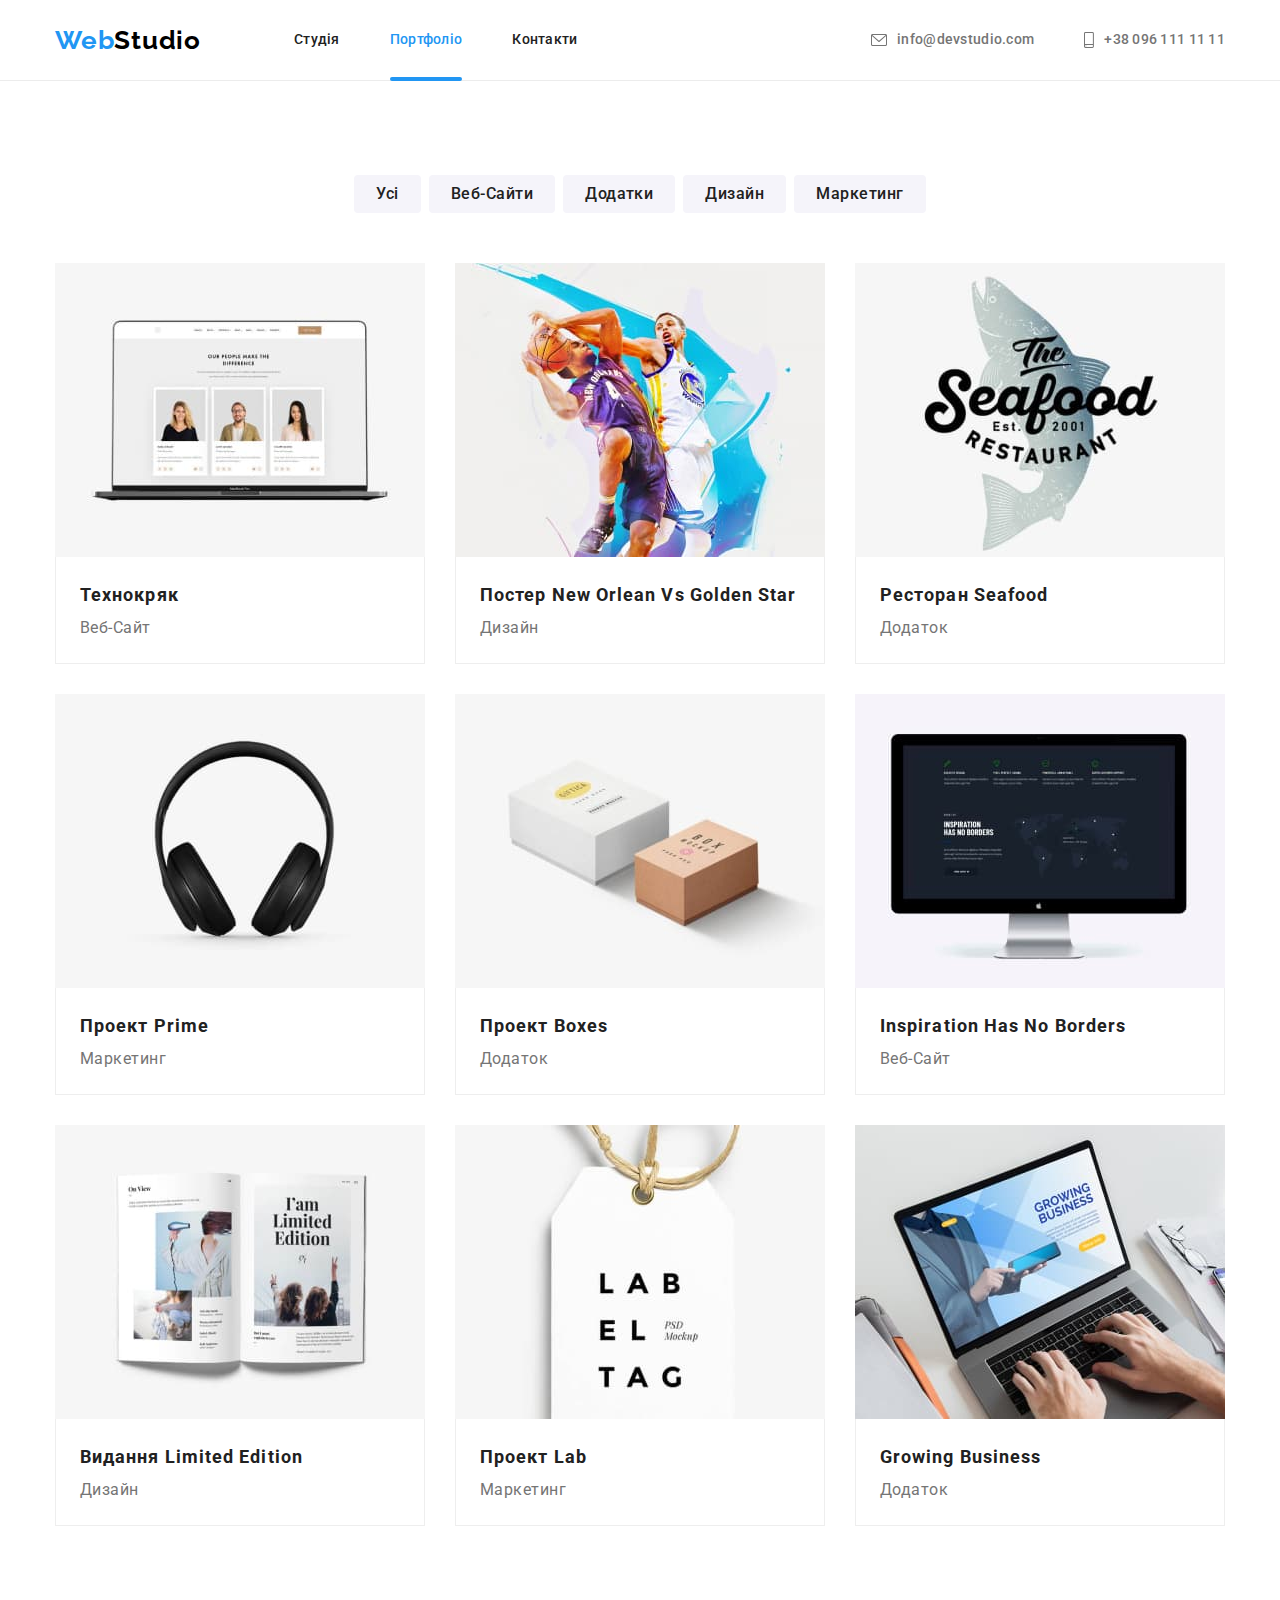
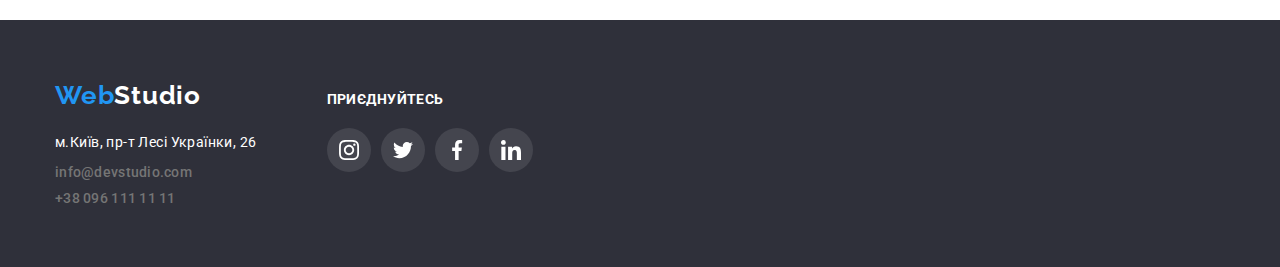
<file: portfolio.html>
<!DOCTYPE html>
<html lang="en">
    <head>
        <meta charset="UTF-8" />
        <meta http-equiv="X-UA-Compatible" content="IE=edge" />
        <meta name="viewport" content="width=device-width, initial-scale=1.0" />
        <link rel="preconnect" href="https://fonts.googleapis.com" />
        <link rel="preconnect" href="https://fonts.gstatic.com" crossorigin />
        <link
            href="https://fonts.googleapis.com/css2?family=Raleway:wght@700&family=Roboto:wght@400;500;700;900&display=swap"
            rel="stylesheet" />
        <link
            href="https://cdnjs.cloudflare.com/ajax/libs/modern-normalize/1.1.0/modern-normalize.min.css"
            rel="stylesheet" />
        <link href="./style/style.css" rel="stylesheet" />
        <title>Портфоліо</title>
    </head>
    <body>
        <div class="bodik">
            <header class="navig-bord">
                <!-- navigation section -->
                <div class="container header-conteiner">
                    <nav class="navig">
                        <a href="index.html" class="logo">Web<span class="logo-header">Studio</span></a>
                        <ul class="list">
                            <li class="header-item">
                                <a href="index.html" class="list-a">студія</a>
                            </li>
                            <li class="header-item">
                                <a href="portfolio.html" class="list-a active">портфоліо</a>
                            </li>
                            <li class="header-item">
                                <a href="" class="list-a">контакти</a>
                            </li>
                        </ul>
                    </nav>
                    <div class="contacts-wrap">
                        <a href="mailto:info@devstudio.com" class="contacts"
                            ><svg width="16" height="12" class="nav-icons">
                                <use href="./img/icons.svg#envelope"></use>
                            </svg>
                            info@devstudio.com
                        </a>
                        <a href="tel:+380961111111" class="contacts">
                            <svg width="10" height="16" class="nav-icons">
                                <use href="./img/icons.svg#smartphone"></use>
                            </svg>
                            +38 096 111 11 11</a
                        >
                    </div>
                </div>
            </header>

            <main>
                <!-- Section Button -->
                <section class="section">
                    <div class="container">
                        <h1 class="visual-hidden">hiden text</h1>
                        <ul class="but-filter">
                            <li><button type="button" class="but">усі</button></li>
                            <li><button type="button" class="but">веб-сайти</button></li>
                            <li><button type="button" class="but">додатки</button></li>
                            <li><button type="button" class="but">дизайн</button></li>
                            <li><button type="button" class="but">маркетинг</button></li>
                        </ul>

                        <ul class="list bord-wrap">
                            <li class="bord-port">
                                <img src="./img/portfolio/img-1.jpg" alt="techno_crack" width="370" />
                                <div class="border">
                                    <h2 class="title-h2">технокряк</h2>
                                    <p class="title-p">веб-сайт</p>
                                </div>
                            </li>
                            <li class="bord-port">
                                <img src="./img/portfolio/img-2.jpg" alt="basketbal" width="370" />
                                <div class="border">
                                    <h2 class="title-h2">Постер New Orlean vs Golden Star</h2>
                                    <p class="title-p">дизайн</p>
                                </div>
                            </li>
                            <li class="bord-port">
                                <img src="./img/portfolio/img-3.jpg" alt="seafood" width="370" />
                                <div class="border">
                                    <h2 class="title-h2">ресторан seafood</h2>
                                    <p class="title-p">додаток</p>
                                </div>
                            </li>
                            <li class="bord-port">
                                <img src="./img/portfolio/img-4.jpg" alt="headphones" width="370" />
                                <div class="border">
                                    <h2 class="title-h2">проект prime</h2>
                                    <p class="title-p">маркетинг</p>
                                </div>
                            </li>
                            <li class="bord-port">
                                <img src="./img/portfolio/img-5.jpg" alt="Boxes" width="370" />
                                <div class="border">
                                    <h2 class="title-h2">проект boxes</h2>
                                    <p class="title-p">додаток</p>
                                </div>
                            </li>
                            <li class="bord-port">
                                <img src="./img/portfolio/img-6.jpg" alt="Borders" width="370" />
                                <div class="border">
                                    <h2 class="title-h2">inspiration has no borders</h2>
                                    <p class="title-p">веб-сайт</p>
                                </div>
                            </li>
                            <li class="bord-port">
                                <img src="./img/portfolio/img-7.jpg" alt="Limited_edition" width="370" />
                                <div class="border">
                                    <h2 class="title-h2">видання limited edition</h2>
                                    <p class="title-p">дизайн</p>
                                </div>
                            </li>
                            <li class="bord-port">
                                <img src="./img/portfolio/img-8.jpg" alt="Project_LAB" width="370" />
                                <div class="border">
                                    <h2 class="title-h2">проект lab</h2>
                                    <p class="title-p">маркетинг</p>
                                </div>
                            </li>
                            <li class="bord-port">
                                <img src="./img/portfolio/img-9.jpg" alt="Growing_business" width="370" />
                                <div class="border">
                                    <h2 class="title-h2">growing business</h2>
                                    <p class="title-p">додаток</p>
                                </div>
                            </li>
                        </ul>
                    </div>
                </section>
            </main>
            <!-- Footer address -->
            <footer class="footbox foot-pad">
                <div class="container">
                    <ul class="foot-special">
                        <li>
                            <div class="logo-pad">
                                <a href="index.html" class="logo">Web<span class="logo-footer">Studio</span></a>
                            </div>
                            <address>
                                <ul>
                                    <li class="footaddr footaddr-marge">м.Київ, пр-т Лесі Українки, 26</li>
                                    <li class="footaddr-marge">
                                        <a href="mailto:info@devstudio.com" class="foot-contacts">info@devstudio.com</a>
                                    </li>
                                    <li>
                                        <a href="tel:+380961111111" class="foot-contacts">+38 096 111 11 11</a>
                                    </li>
                                </ul>
                            </address>
                        </li>
                        <li class="joins">
                            <h3 class="foot-h3">приєднуйтесь</h3>
                            <ul class="foot-social">
                                <li class="ourteam-social-link">
                                    <a
                                        href="https://www.instagram.com"
                                        target="_blank"
                                        rel="noopener noreferrer nofollow"
                                        class="foot-click">
                                        <svg class="ourteam-social-icon">
                                            <use href="./img/icons.svg#instagram"></use>
                                        </svg>
                                    </a>
                                </li>
                                <li class="ourteam-social-link">
                                    <a
                                        href="https://twitter.com"
                                        target="_blank"
                                        rel="noopener noreferrer nofollow"
                                        class="foot-click">
                                        <svg class="ourteam-social-icon">
                                            <use href="./img/icons.svg#twitter"></use>
                                        </svg>
                                    </a>
                                </li>
                                <li class="ourteam-social-link">
                                    <a
                                        href="https://uk-ua.facebook.com"
                                        target="_blank"
                                        rel="noopener noreferrer nofollow"
                                        class="foot-click">
                                        <svg class="ourteam-social-icon">
                                            <use href="./img/icons.svg#facebook"></use>
                                        </svg>
                                    </a>
                                </li>
                                <li class="ourteam-social-link">
                                    <a
                                        href="https://www.linkedin.com"
                                        target="_blank"
                                        rel="noopener noreferrer nofollow"
                                        class="foot-click">
                                        <svg class="ourteam-social-icon">
                                            <use href="./img/icons.svg#linkedin"></use>
                                        </svg>
                                    </a>
                                </li>
                            </ul>
                        </li>
                    </ul>
                </div>
            </footer>
        </div>
    </body>
</html>
</file>
<file: style/style.css>
:root {
    --text-white: rgba(255, 255, 255, 1);
    --logo-black: rgba(0, 0, 0, 1);
    --text-color: #212121;
    --foot-box-color: rgba(47, 48, 58, 1);
    --active-color: rgba(33, 150, 243, 1);
    --contacts-color: rgba(117, 117, 117, 1);
    --buttons-color: rgba(245, 244, 250, 1);
    --border-line: rgba(238, 238, 238, 1);
    --social-link-color: rgba(175, 177, 184, 1);
}
h1,
h2,
h3,
h4,
h5,
h6,
p,
ul {
    margin: 0;
    padding: 0;
}
svg {
    display: block;
}
li {
    list-style: none;
}

body {
    font-family: "Roboto", sans-serif;
    font-size: 14px;
    color: var(--text-color);
}
.bodik {
    min-width: 1200px;
}

img {
    display: block;
    max-width: 100%;
    height: auto;
}
.container {
    width: 1200px;
    margin: 0 auto;
    padding-left: 15px;
    padding-right: 15px;
    gap: 30px;
    align-items: center;
}
.header-conteiner {
    display: flex;
    align-items: center;
}

.header-item:first-child {
    margin-left: 93px;
}
.header-item:not(:first-child) {
    margin-left: 50px;
}
.section {
    padding: 94px 0;
}
.visual-hidden {
    overflow: hidden;
    position: absolute;
    white-space: nowrap;
    clip: rect(0 0 0 0);
    clip-path: inset(50%);
    height: 30px;
    width: 1px;
}
.navig {
    display: flex;
    font-weight: 500;
    font-size: 14px;
    line-height: 1.14;
    letter-spacing: 0.02em;
}

.navig-bord {
    border-bottom: 1px solid #ececec;
}

.nav-icons {
    margin-right: 10px;
    fill: currentColor;
}

.logo {
    display: flex;
    text-decoration: none;
    font-family: "Raleway", sans-serif;
    font-weight: 700;
    font-size: 26px;
    line-height: 1.19;
    letter-spacing: 0.03em;
    color: var(--active-color);
    align-items: center;
}
.logo-header {
    color: var(--logo-black);
}
.logo-footer {
    color: var(--text-white);
}

.list {
    display: flex;
    list-style: none;
    align-items: center;
}

.list-a {
    display: flex;
    position: relative;
    text-decoration: none;
    font-weight: 500;
    font-size: 14px;
    line-height: 1.14;
    letter-spacing: 0.02em;
    color: var(--text-color);
    text-transform: capitalize;
    padding: 32px 0;
}
.contacts-wrap {
    display: flex;
    margin-left: auto;
}

.contacts,
.foot-contacts {
    text-decoration: none;
    font-style: normal;
    font-weight: 500;
    font-size: 14px;
    line-height: 1.14;
    letter-spacing: 0.02em;
    color: var(--contacts-color);
}
.contacts {
    padding: 32px 0;
    display: flex;
    align-items: center;
}
.contacts:not(:first-child) {
    margin-left: 50px;
}
.active {
    color: var(--active-color);
}
.active::after {
    content: "";
    position: absolute;
    bottom: -1px;
    left: 0;
    height: 4px;
    width: 100%;
    border-radius: 2px;
    background-color: var(--active-color);
}
.bord {
    background-color: var(--text-white);
    box-shadow: 0px 1px 3px rgba(0, 0, 0, 0.12), 0px 1px 1px rgba(0, 0, 0, 0.14), 0px 2px 1px rgba(0, 0, 0, 0.2);
    border-radius: 0px 0px 4px 4px;
    border: 1px solid var(--border-line);
    display: block;
    border: none;
    align-items: center;
}

.contacts:hover,
.contacts:focus,
.foot-contacts:hover,
.foot-contacts:focus,
.list-a:hover,
.list-a:focus {
    color: var(--active-color);
}

.secbox {
    background-color: #2f303a;
    background: linear-gradient(rgba(47, 48, 58, 0.4), rgba(47, 48, 58, 0.4)), url(../img/efectchoise.jpg);
    background-repeat: no-repeat;
    background-position: center;
    padding: 200px 0;
}
.efectchoise {
    width: 696px;
    text-align: center;
    font-weight: 900;
    font-size: 44px;
    line-height: 1.36;
    letter-spacing: 0.06em;
    text-transform: uppercase;
    color: var(--text-white);
    margin: 0 auto;
}

.benefits {
    display: flex;
    gap: 30px;
}
.benefits-icons {
    width: 70px;
    height: 70px;
}
.benefits-border {
    display: flex;
    justify-content: center;
    width: 270px;
    height: 120px;
    background: rgb(245, 244, 250);
    border-radius: 4px;
    margin-bottom: 30px;
    align-items: center;
}

.but-order {
    display: block;
    cursor: pointer;
    font-family: inherit;
    font-weight: 700;
    font-size: 16px;
    line-height: 1.875;
    background-color: rgba(24, 140, 232, 1);
    color: var(--text-white);
    letter-spacing: 0.06em;
    border: none;
    border-radius: 4px;
    margin: 0 auto;
    margin-top: 30px;
    padding: 10px 32px;
}

.backdrop {
    position: relative;
    width: 100%;
    height: 100%;
    top: 0;
    left: 0;
    opacity: 1;
    background-color: rgba(174, 176, 183, 0.8);
}

.but-list {
    align-items: center;
}

.but:hover,
.but:focus,
.but-order:focus,
.but-order:hover {
    background-color: var(--active-color);
    color: var(--text-white);
    box-shadow: 0px 3px 1px rgba(0, 0, 0, 0.1), 0px 1px 2px rgba(0, 0, 0, 0.08), 0px 2px 2px rgba(0, 0, 0, 0.12);
    border-radius: 4px;
}

.but-order:hover .backdrop {
    opacity: 0;
}
.modal {
    position: absolute;
    width: 528px;
    height: 581px;
    transition: (50%, 50%);
    background-color: #fff;
}

but .advantage-h3,
.foot-h3 {
    color: var(--text-color);
    text-transform: uppercase;
    font-weight: 700;
    font-size: 14px;
    line-height: 1.14;
    letter-spacing: 0.03em;
    margin-bottom: 10px;
}
.advantage-p {
    font-weight: 400;
    font-size: 14px;
    line-height: 1.71;
    letter-spacing: 0.03em;
    color: var(--contacts-color);
    width: 270px;
}

.whatwedo,
.ourteam,
.regular-customers-h2 {
    font-weight: 700;
    font-size: 36px;
    line-height: 1.17;
    text-align: center;
    margin: 0 auto;
    margin-bottom: 50px;
}
.whatwedo {
    min-width: 366px;
}
.whatwedo-img,
.ourteam-img {
    display: flex;
    align-items: center;
    gap: 30px;
}

.ourteambox {
    background-color: var(--buttons-color);
}
.ourteam {
    min-width: 264px;
}
.ourteam::first-letter,
.whatwedo::first-letter,
.regular-customers-h2::first-letter {
    text-transform: capitalize;
}

.ourteam-name,
.ourteam-position {
    color: var(--text-color);
    font-weight: 500;
    font-size: 16px;
    line-height: 1.19;
    letter-spacing: 0.03em;
    text-align: center;
    text-transform: capitalize;
}
.ourteam-position {
    margin-top: 10px;
    color: var(--contacts-color);
    font-weight: 400;
}
.ourteam-pad {
    padding: 30px 0;
}
.ourteam-soc,
.regular-customers {
    display: flex;
    align-items: center;
    justify-content: center;
}
.ourteam-soc {
    margin-top: 12px;
    height: 48px;
    gap: 10px;
}
.regular-customers {
    gap: 30px;
}

.ourteam-social-icon {
    width: 20px;
    height: 20px;
    fill: var(--social-link-color);
}
.click,
.foot-click {
    width: 44px;
    height: 44px;
    display: flex;
    align-items: center;
    justify-content: center;
    border-radius: 50%;
}
.foot-click {
    background-color: rgba(255, 255, 255, 0.1);
}
.foot-click:hover {
    background-color: var(--active-color);
}

.click:hover {
    background-color: var(--active-color);
}
.click:hover svg,
.foot-click svg {
    fill: var(--text-white);
}

.regular-customers-icon {
    width: 106px;
    height: 60px;
    fill: var(--social-link-color);
}
.regular-click {
    display: flex;
    align-items: center;
    justify-content: center;
    width: 170px;
    height: 92px;
    border: 1px solid #afb1b8;
    border-radius: 4px;
}
.regular-click:hover,
.regular-click:hover svg,
.regular-click:focus,
.regular-click:focus svg {
    border-color: var(--active-color);
    fill: var(--active-color);
}

.footbox {
    background-color: var(--foot-box-color);
}
.footaddr {
    color: var(--text-white);
    font-style: normal;
    font-weight: 400;
    font-size: 14px;
    line-height: 1.71;
    letter-spacing: 0.03em;
}
.foot-pad {
    padding: 60px 0;
}
.logo-pad {
    padding-bottom: 20px;
}

.footaddr-marge {
    margin-bottom: 9px;
}

.foot-h3 {
    color: var(--text-white);
    margin-bottom: 20px;
}
.foot-social {
    width: 206px;
    display: flex;
    gap: 10px;
}

.foot-special {
    display: flex;
}
.joins {
    margin: 12px 0 0 70px;
}
.nul-padding {
    padding-bottom: 0;
}
/********************* PORTFOLIO *********************/

.but-filter {
    display: flex;
    justify-content: center;
    cursor: pointer;
    font-family: inherit;
    gap: 8px;
    margin-bottom: 50px;
}

.but {
    cursor: pointer;
    font-family: inherit;
    background-color: var(--buttons-color);
    color: var(--text-color);
    border: none;
    font-style: normal;
    font-weight: 500;
    font-size: 16px;
    line-height: 1.62;
    letter-spacing: 0.03em;
    text-transform: capitalize;
    border-radius: 4px;
    padding: 6px 22px;
}

.bord-wrap {
    flex-wrap: wrap;
    gap: 30px;
    flex-basis: calc(100% / 3 - 30px);
}
.bord-port:hover {
    box-shadow: 0px 1px 1px rgba(0, 0, 0, 0.12), 0px 4px 4px rgba(0, 0, 0, 0.06), 1px 4px 6px rgba(0, 0, 0, 0.16);
}
.border {
    border: 1px solid #eeeeee;
    border-top: none;
    padding: 20px 24px;
}
.title-p {
    color: var(--contacts-color);
    font-weight: 400;
    font-size: 16px;
    line-height: 1.875;
    letter-spacing: 0.03em;
    text-transform: capitalize;
}
.title-h2 {
    color: var(--text-color);
    font-style: normal;
    text-transform: capitalize;
    font-weight: 700;
    font-size: 18px;
    line-height: 2;
    letter-spacing: 0.06em;
}
</file>
